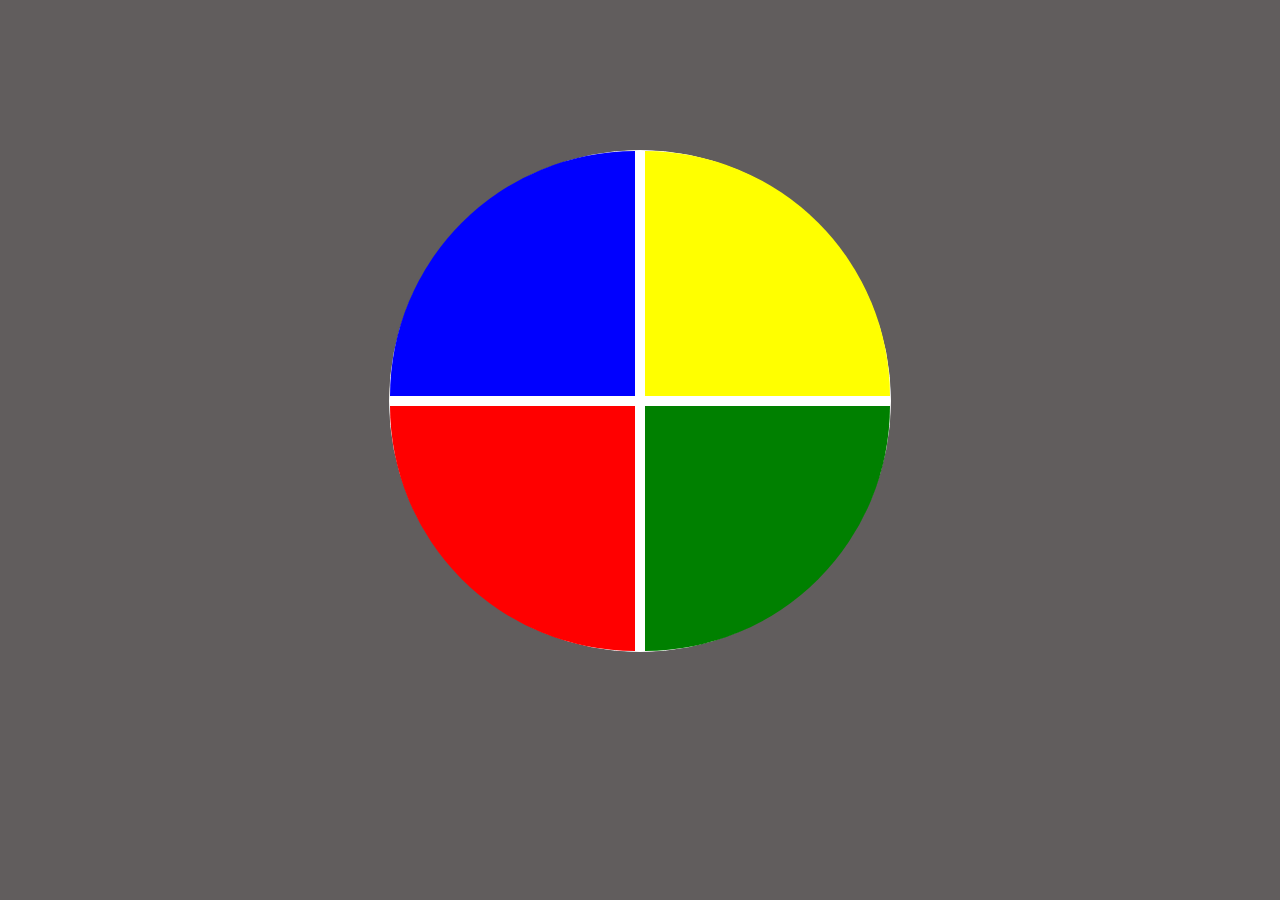
<file: genius/index.html>
<!DOCTYPE html>
<html lang="pt-br">
<head>
    <meta charset="UTF-8">
    <meta http-equiv="X-UA-Compatible" content="IE=edge">
    <meta name="viewport" content="width=device-width, initial-scale=1.0">
    <script defer src="js.js"></script>
    <link rel="stylesheet" href="style.css">
    <title>Genius</title>
</head>
<body>
    <section class="background">
        <div class="container">
            <div class="blue"></div>
            <div class="yellow"></div>
            <div class="red"></div>
            <div class="green"></div>
        </div>
    </section>
</body>
</html>
</file>
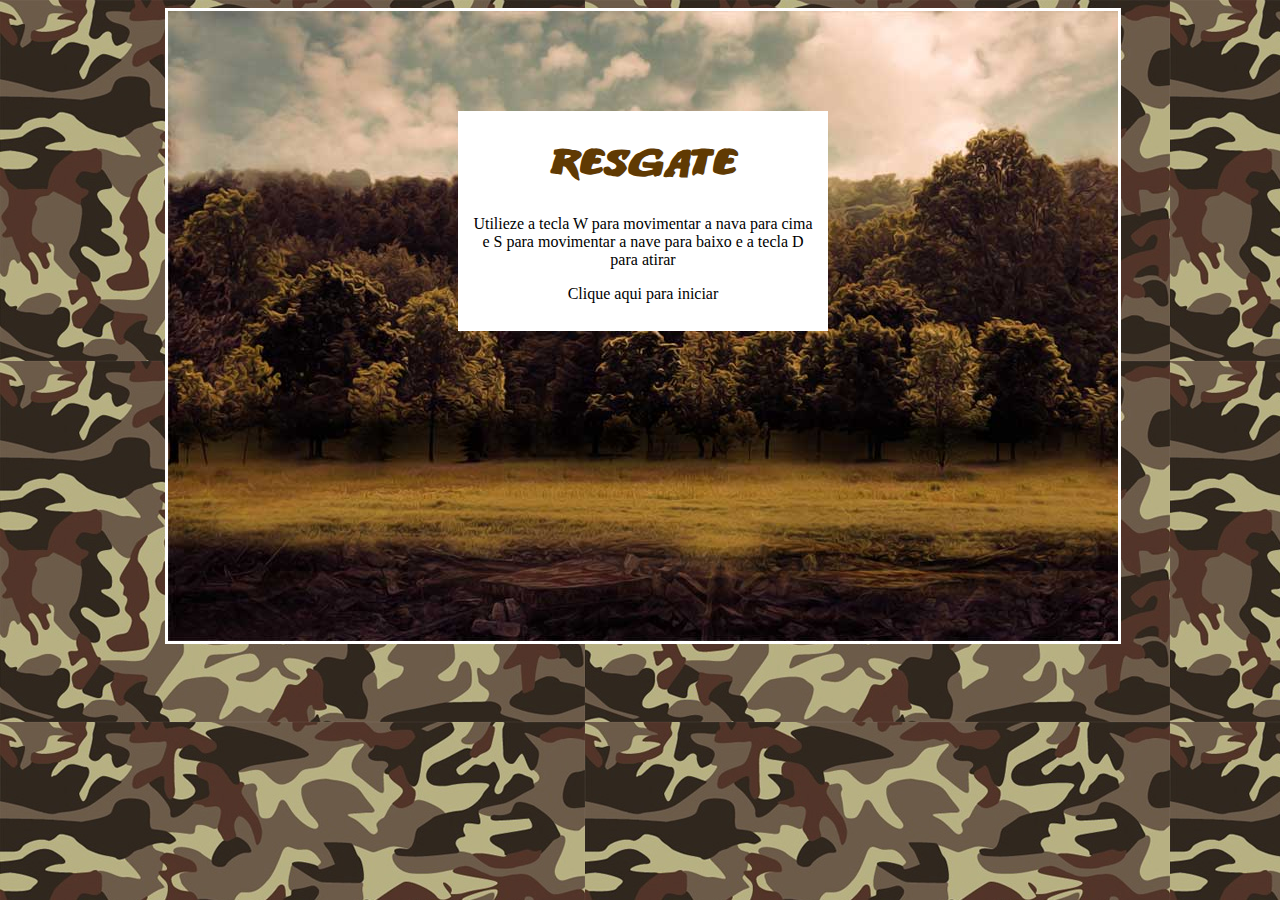
<file: Resgate-DIO/index.html>
<!DOCTYPE html>
<html lang="pt-br">
<head>
    <meta charset="UTF-8">
    <meta http-equiv="X-UA-Compatible" content="IE=edge">
    <meta name="viewport" content="width=device-width, initial-scale=1.0">
    <link rel="stylesheet" href="css/style.css">
    <script defer src="js/js.js"></script>
    <script defer src="js/jquery-1.11.1.min.js"></script>
    <title>Resgate</title>
</head>
<body>
    <section class="container"> 
        <div class="background-game">
            <div onclick="start()" class="inicio">
                <h1>Resgate</h1>
                <p>Utilieze a tecla W para movimentar a nava para cima e S para movimentar a nave para baixo e a tecla D para atirar </p>
                <p>Clique aqui para iniciar</p>
            </div>
        </div>
    </section>
    
    <audio src="sons/som.mp3" preload="auto" id="somDisparo"></audio>
    <audio src="sons/explosao.mp3" preload="auto" id="somExplosao"></audio>
    <audio src="sons/musica_fundo.mp3" preload="auto" id="musica"></audio>
    <audio src="sons/gameover.mp3" preload="auto" id="somGameover"></audio>
    <audio src="sons/perdido.mp3" preload="auto" id="somPerdido"></audio>
    <audio src="sons/resgate.mp3" preload="auto" id="somResgate"></audio>

</body>
</html>
</file>
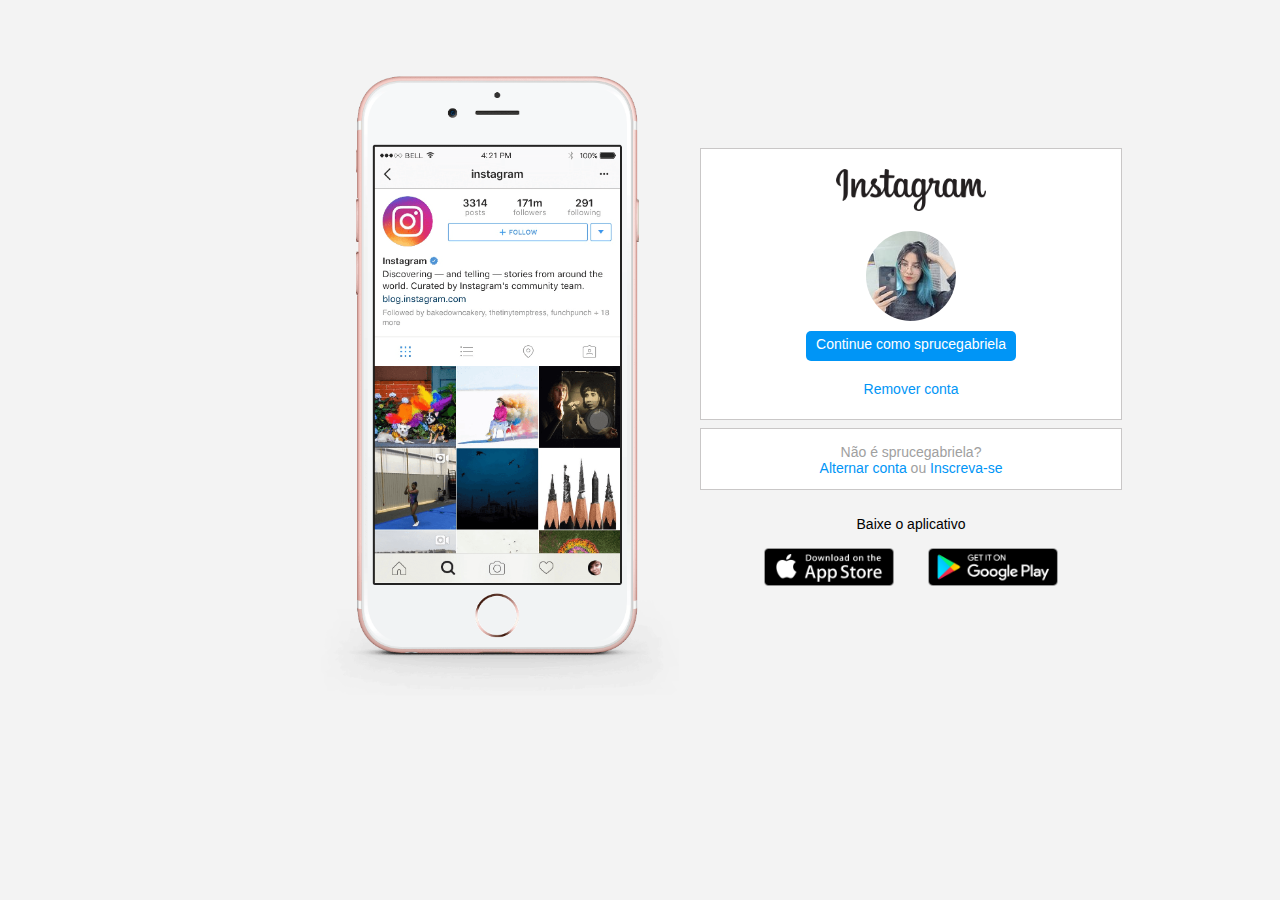
<file: copia-interface-instagram/copia-interface-instagram-main/index.html>
<!DOCTYPE html>
<html lang="pt-br">
<head>
    <meta charset="UTF-8">
    <meta http-equiv="X-UA-Compatible" content="IE=edge">
    <meta name="viewport" content="width=device-width, initial-scale=1.0">
    <link rel="stylesheet" href="style.css">
    <title>Instagram</title>
</head>
<body>
    <section class="background">
        <div class="img-celular">
            <img src="img/instagram-celular.png" alt="">
        </div>
        <div class="login-container">
            <div class="login">
                <img id="logo" src="img/instagram-logo.png" alt="">
                <img id="perfil" src="img/perfil-instagram.jpg" alt="">
                <a id="txt-1" href="#">Continue como sprucegabriela</a>
                <a id="txt-2" href="#">Remover conta</a>
            </div>
            <div class="alternarconta-container">
                <p id="txt-3">Não é sprucegabriela?</p>
                <div class="texto-alternar">
                    <a id="txt-4" href="#">Alternar conta</a>
                    <p id="txt-5">ou</p>
                    <a id="txt-6" href="#">Inscreva-se</a>
                </div>
            </div>
            <div class="footer">
                <p id="txt-7">Baixe o aplicativo</p>
                <a id="img-apple" href="#"><img src="img/apple-button.png" alt=""></a>
                <a id="img-android" href="#"><img src="img/googleplay-button.png" alt=""></a>
            </div>
        </div>
    </section>
</body>
</html>
</file>
<file: genius/style.css>
* {
    margin: 0;
    padding: 0;
    background-color: rgb(97, 93, 93);
}
.background {
    display: flex;
    justify-content: center;
    align-items: center;
}
.container {
    display: grid;
    grid-template-areas:'green red''yellow blue';
    grid-gap: 10px;
    border: 1px solid #ffffff;
    background-color: white;
    border-radius: 100%;
    margin-top: 150px;
    width: 500px;
    height: 500px;
}
.blue {
    grid-area: 'blue';
    background-color: blue;
    border-radius: 100% 0 0 0;
}
.green {
    grid-area: 'green';
    background-color: green;
    border-radius: 0 0 100% 0;
}
.red {
    grid-area: 'red';
    background-color: red;
    border-radius: 0 0 0 100%;
}
.yellow {
    grid-area: 'yellow';
    background-color: yellow;
    border-radius: 0 100% 0 0;
}
.selected {
    opacity: 0.5;
}
</file>
<file: Resgate-DIO/css/style.css>
@font-face {
    font-family: font-jogo;
    src: url(../fontes/ANODETONOONE.TTF);
} 

h1 {
    font-family: font-jogo;
    font-size: 40px;
    color: #603a03;
}
body {
    background: url(../imgs/fundo.jpg);
}
.container {
    width: 950px;
    height: auto;
    position: relative;
    margin: auto;
}
.background-game {
    width: 950px;
    height: 630px;
    background-image: url(../imgs/fundo_game.jpg);
    border: solid #fff ;
}
.inicio {
    width: 350px;
    height: 200px;
    background-color: #fff;
    margin: 100px auto 0 auto;
    text-align: center;
    padding: 10px;
}
#jogador {
	width:256px;
	height:66px;
	position:absolute;
	left:8px;
	top:179px;
	background-image:url(../imgs/apache.png);

}

#disparo {
	width: 50px;
	height: 8px;
	position: absolute;
	background-image: url(../imgs/disparo.png);
}

#explosao1 {
	width:15px;
	height:87px;
	position:absolute;

}

#explosao2 {
	width:15px;
	height:87px;
	position:absolute;
	
}

#explosao3 {
	width:44px;
	height:51px;
	position:absolute;
}

#inimigo1 {
	width: 256px;
	height: 66px;
	position: absolute;
	left: 689px;
	top: 253px;
	background-image:url(../imgs/inimigo1.png);
	
}

#inimigo2 {
	width: 165px;
	height: 70px;
	position: absolute;
	left: 775px;
	top: 447px;
	background-image: url(../imgs/inimigo2.png);
}

#amigo {
	width: 44px;
	height: 51px;
	position: absolute;
	left: 10px;
	top: 464px;
	background-image:url(../imgs/amigo.png);
}

#inicio {
	width:350px;
	height:200px;
	background-color:#FFF;

	/* Posiona no centro */
 	margin-left:auto;
    margin-right:auto;

 	margin-top:100px;
	text-align:center;
	padding:10px;

}

#placar {
	width: 450px;
	height: 50px;
	position: absolute;
	left: 5px;
	top: 590px;
}

h2 {
	font-family:Titulo;
	font-size:20px;
	color:#FFF
}

#energia {
	width: 140px;
	height: 38px;
	position: absolute;
	left: 750px;
	top: 7px;	
}

h3 {
	font-family:Titulo;
	font-size:20px;
	color:#603A03;

}

#fim {
	width:350px;
	height:200px;
	background-color:#FFF;
 	margin-left:auto;
    	margin-right:auto;
 	margin-top:100px;
	text-align:center;
	padding:10px;

}


/* Animações */
.anima1 {
	background-image:url(../imgs/helicoptero.png);
	/* Cria animação */
	animation:play .5s steps(2) infinite;

	/* Permite que a animação funcione em vários navegadores */
	-webkit-animation: play .5s steps(2) infinite;
	-moz-animation: play .5s steps(2) infinite;
	-ms-animation: play .5s steps(2) infinite;
	-o-animation: play .5s steps(2) infinite;
}

.anima2 {
    background-image:url(../imgs/inimigo1.png);
    animation: play .5s steps(2) infinite;
    -webkit-animation: play .5s steps(2) infinite;
    -moz-animation: play .5s steps(2) infinite;
    -ms-animation: play .5s steps(2) infinite;
    -o-animation: play .5s steps(2) infinite; 
}

@keyframes play {
	from {background-position:0px;}
	to {background-position:-512px;}
}

/* Animação para cada navegador!!! */
@-webkit-keyframes play {
	from { background-position:0px; }
	  to { background-position: -512px; }
 }
 
 @-moz-keyframes play {
	from { background-position:0px; }
	  to { background-position: -512px; }
 }
 
 @-ms-keyframes play {
	from { background-position:0px; }
	  to { background-position: -512px; }
 }
 
 @-o-keyframes play {
	from { background-position:0px; }
	  to { background-position: -512px; }
 }

 .anima3 {
	background-image:url(../imgs/amigo.png);
	animation:play2 .9s steps(12) infinite;
	-webkit-animation: play2 .9s steps(12) infinite;
	-moz-animation: play2 .9s steps(12) infinite;
	-ms-animation: play2 .9s steps(12) infinite;
	-o-animation: play2 .9s steps(12) infinite;
}

@keyframes play2 {
	from {background-position:0px;}
	to {background-position:-528px;}
}

@-webkit-keyframes play2 {
   from { background-position:    0px; }
     to { background-position: -528px; }
}

@-moz-keyframes play2 {
   from { background-position:    0px; }
     to { background-position: -528px; }
}

@-ms-keyframes play2 {
   from { background-position:    0px; }
     to { background-position: -528px; }
}

@-o-keyframes play2 {
   from { background-position:    0px; }
     to { background-position: -528px; }
}

.anima4 {
	width:44px;
	height:51px;
	background-image:url(../imgs/amigo_morte.png);
	animation:play3 .5s steps(7) infinite;
	-webkit-animation: play3 .5s steps(7) infinite;
       -moz-animation: play3 .5s steps(7) infinite;
        -ms-animation: play3 .5s steps(7) infinite;
         -o-animation: play3 .5s steps(7) infinite;
}

@keyframes play3 {
	from {background-position:0px;}
	to {background-position:-308px;}
}

@-webkit-keyframes play3 {
   from { background-position:    0px; }
     to { background-position: -308px; }
}

@-moz-keyframes play3 {
   from { background-position:    0px; }
     to { background-position: -308px; }
}

@-ms-keyframes play3 {
   from { background-position:    0px; }
     to { background-position: -308px; }
}

@-o-keyframes play3 {
   from { background-position:    0px; }
     to { background-position: -308px; }
}
</file>
<file: copia-interface-instagram/copia-interface-instagram-main/style.css>
* {
    margin: 0;
    padding: 0;
    text-decoration: none;
    font-family: sans-serif;
    font-size: 14px;
}
body {
    background-color: #f3f3f3;
}
.background {
    display: flex;
    flex-wrap: nowrap;
    align-items: center;
    max-width: 1440px;
    min-height: 789px;
}
.img-celular {
    width: 700px;
    height: 789px;
}
.img-celular img {
    margin: 0 0 0 150px;
    height: 700px;
}
.login-container {
    display: flex;
    flex-direction: column;
    align-items: center;
}
.login {
    display: flex;
    align-items: center;
    flex-direction: column;
    background-color: white;
    width: 380px;
    height: 230px;
    padding: 20px;
    border: 1px solid #c9c7c7;
}
#logo  {
    width: 150px;
}
#txt-1 {
    color: white;
    background-color: #0095f6;
    height: 25px;
    width: 210px;
    text-align: center;
    padding: 5px 0 0 0;
    margin: 10px 0 20px 0;
    border-radius: 5px;
}
#txt-2 {
    color: #0095f6;
}
#perfil {
    width: 90px;
    height: 90px;
    border-radius: 50px;
    margin: 20px 0 0 0;
}
.alternarconta-container {
    width: 380px;
    height: 30px;
    background-color: white;
    text-align: center;
    border: 1px solid #c9c7c7;
    margin: 8px 0 0 0;
    padding: 15px 20px;
}
#txt-3 {
    color: #A0A0A0;
}
#txt-4, #txt-6 {
    color: #0095f6;
}
#txt-5 {
    display: inline;
    color: #A0A0A0;
}
.footer {
    width: 380px;
    height: 100px;
    text-align: center;
    margin: 26px 0;
}
#txt-7 {
    margin: 0 0 16px 0 ;
}
#img-apple img {
    width: 130px;
    display: inline;
    margin: 0 30px 0 0;

}
#img-android img{
    width: 130px;
}
@media (max-width: 1024px) {
    .background {
        width: 90%;
    }
}
@media (max-width: 650px) {
    body {
        background-color: #ffffff;
    }

    .background {
        width: 90%;
    }

    .img-celular {
        display: none;
    }

    .login-container {
        width: 100%;
    }
    
    .login {
        border: 1px solid transparent;
    }
}
</file>
